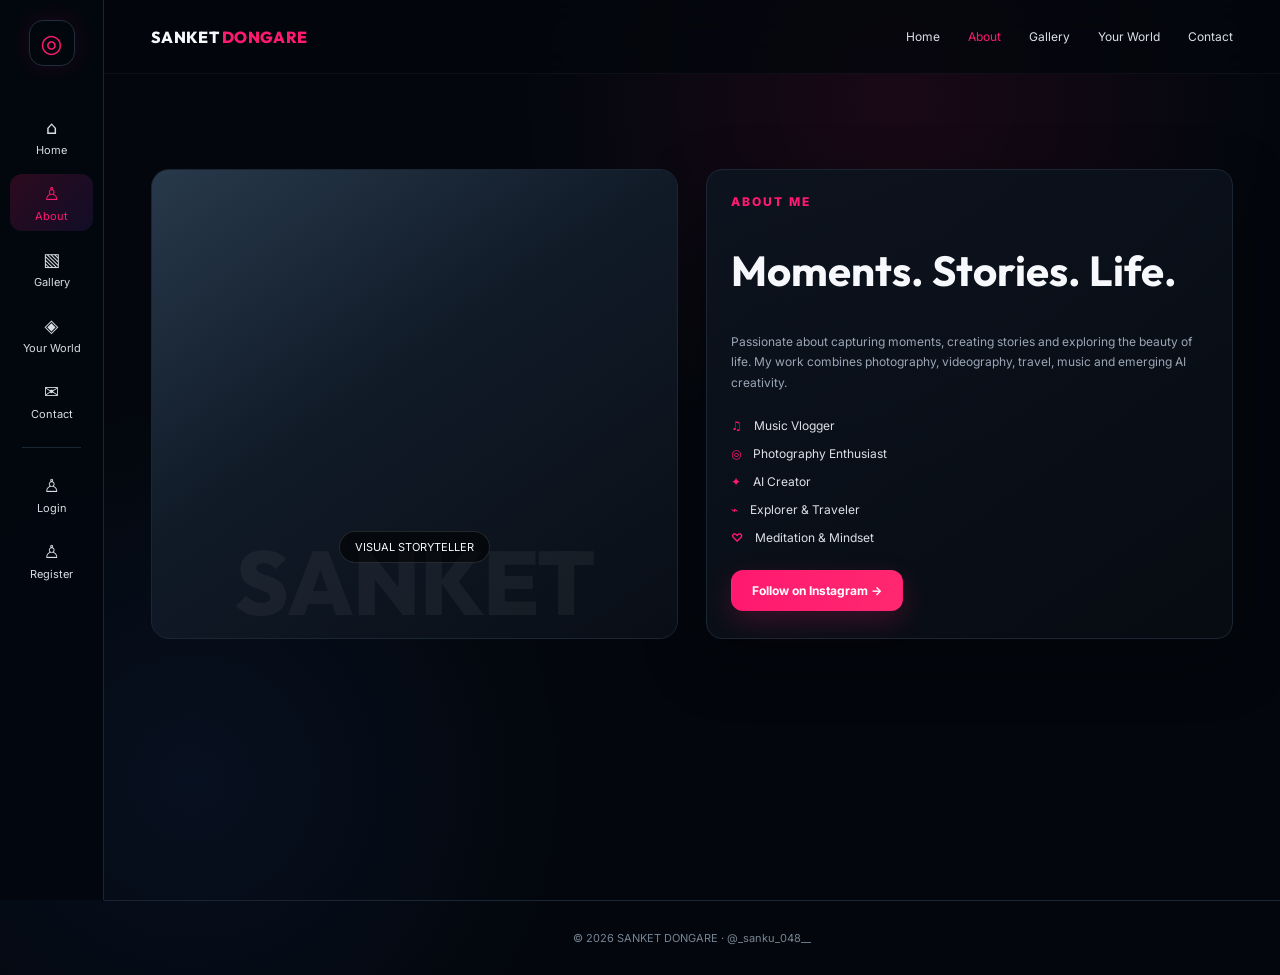
<file: about.html>
<!doctype html><html lang="en"><head><meta charset="utf-8"><meta name="viewport" content="width=device-width,initial-scale=1"><title>About | SANKET DONGARE</title><link rel="stylesheet" href="style.css"></head><body><div class="site-shell"><aside class="sidebar"><a class="side-logo" href="home.html">◎</a><nav class="side-nav"><a data-nav href="home.html"><span>⌂</span><span>Home</span></a><a data-nav href="about.html"><span>♙</span><span>About</span></a><a data-nav href="gallery.html"><span>▧</span><span>Gallery</span></a><a data-nav href="world.html"><span>◈</span><span>Your World</span></a><a data-nav href="contact.html"><span>✉</span><span>Contact</span></a></nav><div class="side-divider"></div><nav class="side-nav"><a data-nav href="login.html"><span>♙</span><span>Login</span></a><a data-nav href="register.html"><span>♙</span><span>Register</span></a></nav></aside><main class="main"><header class="topbar"><a class="brand" href="home.html">SANKET <span>DONGARE</span></a><nav class="desktop-links"><a data-nav href="home.html">Home</a><a data-nav href="about.html">About</a><a data-nav href="gallery.html">Gallery</a><a data-nav href="world.html">Your World</a><a data-nav href="contact.html">Contact</a></nav><button class="menu-toggle">☰</button></header><div class="page"><section class="section"><div class="about-grid"><div class="photo-placeholder"><div class="portrait-label">VISUAL STORYTELLER</div></div><div class="card"><div class="section-kicker">ABOUT <span class="gradient-text">ME</span></div><h2 style="font-family:Outfit;font-size:42px">Moments. Stories. Life.</h2><p class="lead">Passionate about capturing moments, creating stories and exploring the beauty of life. My work combines photography, videography, travel, music and emerging AI creativity.</p><div class="about-list"><div><b>♫</b> Music Vlogger</div><div><b>◎</b> Photography Enthusiast</div><div><b>✦</b> AI Creator</div><div><b>⌁</b> Explorer & Traveler</div><div><b>♡</b> Meditation & Mindset</div></div><a class="btn primary" data-instagram>Follow on Instagram →</a></div></div></section></div></main></div><footer>© 2026 SANKET DONGARE · <span data-handle>@sanku_048_</span></footer><script src="app.js"></script></body></html>
</file>
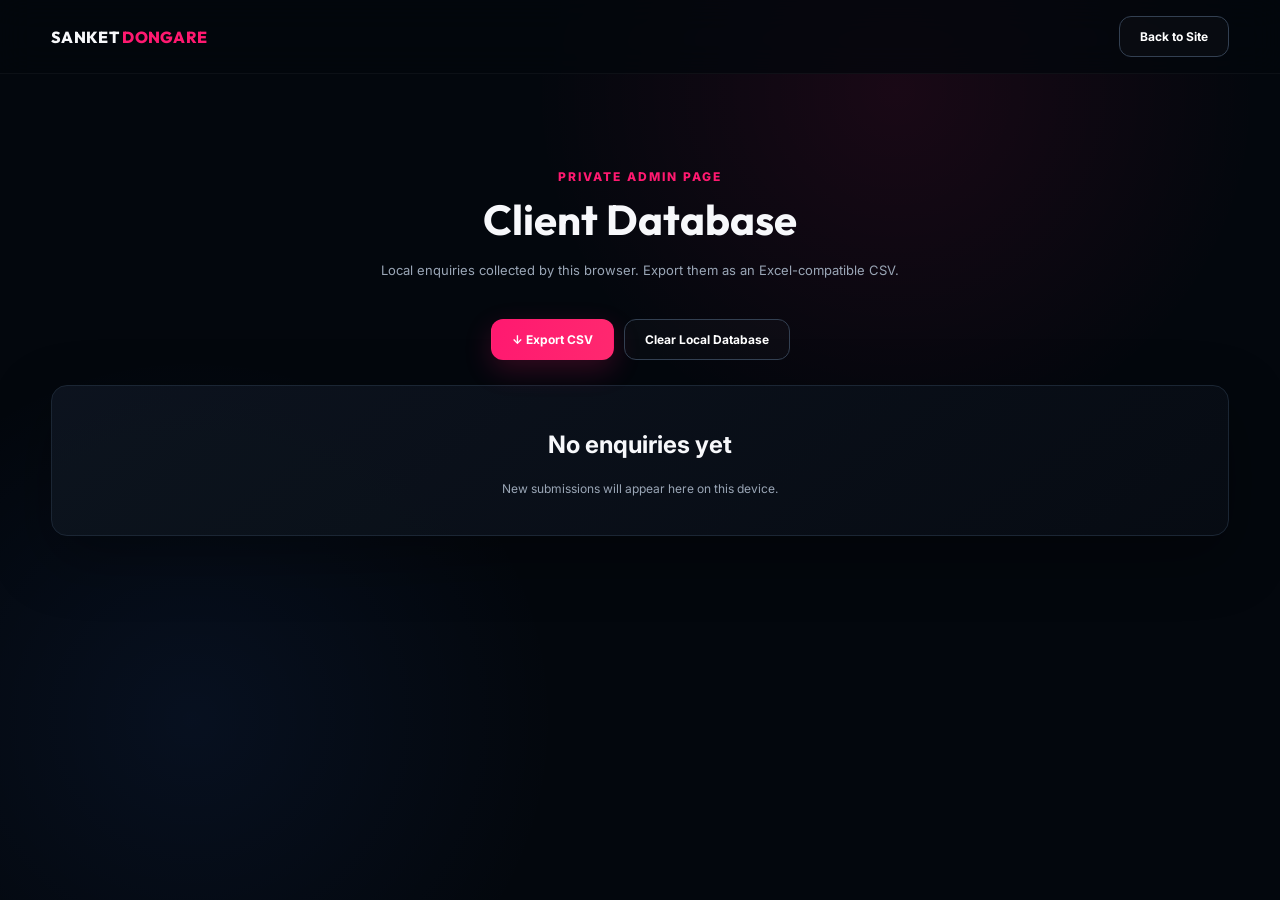
<file: admin.html>
<!doctype html><html lang="en"><head><meta charset="utf-8"><meta name="viewport" content="width=device-width,initial-scale=1"><title>Admin Dashboard | SANKET DONGARE</title><link rel="stylesheet" href="style.css"></head><body><div class="site-shell"><main class="main" style="margin-left:0"><header class="topbar"><a class="brand" href="home.html">SANKET <span>DONGARE</span></a><a class="btn secondary" href="home.html">Back to Site</a></header><div class="page"><section class="section"><div class="section-head"><div class="section-kicker">PRIVATE ADMIN PAGE</div><h2>Client Database</h2><p>Local enquiries collected by this browser. Export them as an Excel-compatible CSV.</p></div><div class="admin-tools"><button class="btn primary" id="export">↓ Export CSV</button><button class="btn secondary" id="clear">Clear Local Database</button></div><div id="tableWrap" style="margin-top:25px"></div></section></div></main></div><script src="app.js"></script><script>
const key='sanket_enquiries';function load(){const data=JSON.parse(localStorage.getItem(key)||'[]'),wrap=document.getElementById('tableWrap');if(!data.length){wrap.innerHTML='<div class="card" style="text-align:center"><h2>No enquiries yet</h2><p>New submissions will appear here on this device.</p></div>';return}const cols=['id','createdAt','name','email','phone','type','budget','date','message','instagram'];let html='<div class="table-scroll"><table><thead><tr>'+cols.map(c=>'<th>'+c+'</th>').join('')+'</tr></thead><tbody>';data.forEach(r=>html+='<tr>'+cols.map(c=>'<td>'+String(r[c]??'').replace(/[&<>\"]/g,x=>({'&':'&amp;','<':'&lt;','>':'&gt;','"':'&quot;'}[x]))+'</td>').join('')+'</tr>');wrap.innerHTML=html+'</tbody></table></div>'}document.getElementById('export').onclick=()=>{const data=JSON.parse(localStorage.getItem(key)||'[]');if(!data.length)return alert('No enquiries to export.');const cols=['id','createdAt','name','email','phone','type','budget','date','message','instagram'],esc=v=>'"'+String(v??'').replaceAll('"','""')+'"',csv=[cols.map(esc).join(','),...data.map(r=>cols.map(c=>esc(r[c])).join(','))].join('\n'),a=document.createElement('a');a.href=URL.createObjectURL(new Blob([csv],{type:'text/csv;charset=utf-8'}));a.download='sanket_enquiries.csv';a.click()};document.getElementById('clear').onclick=()=>{if(confirm('Delete all locally stored enquiries?')){localStorage.removeItem(key);load()}};load();</script></body></html>
</file>
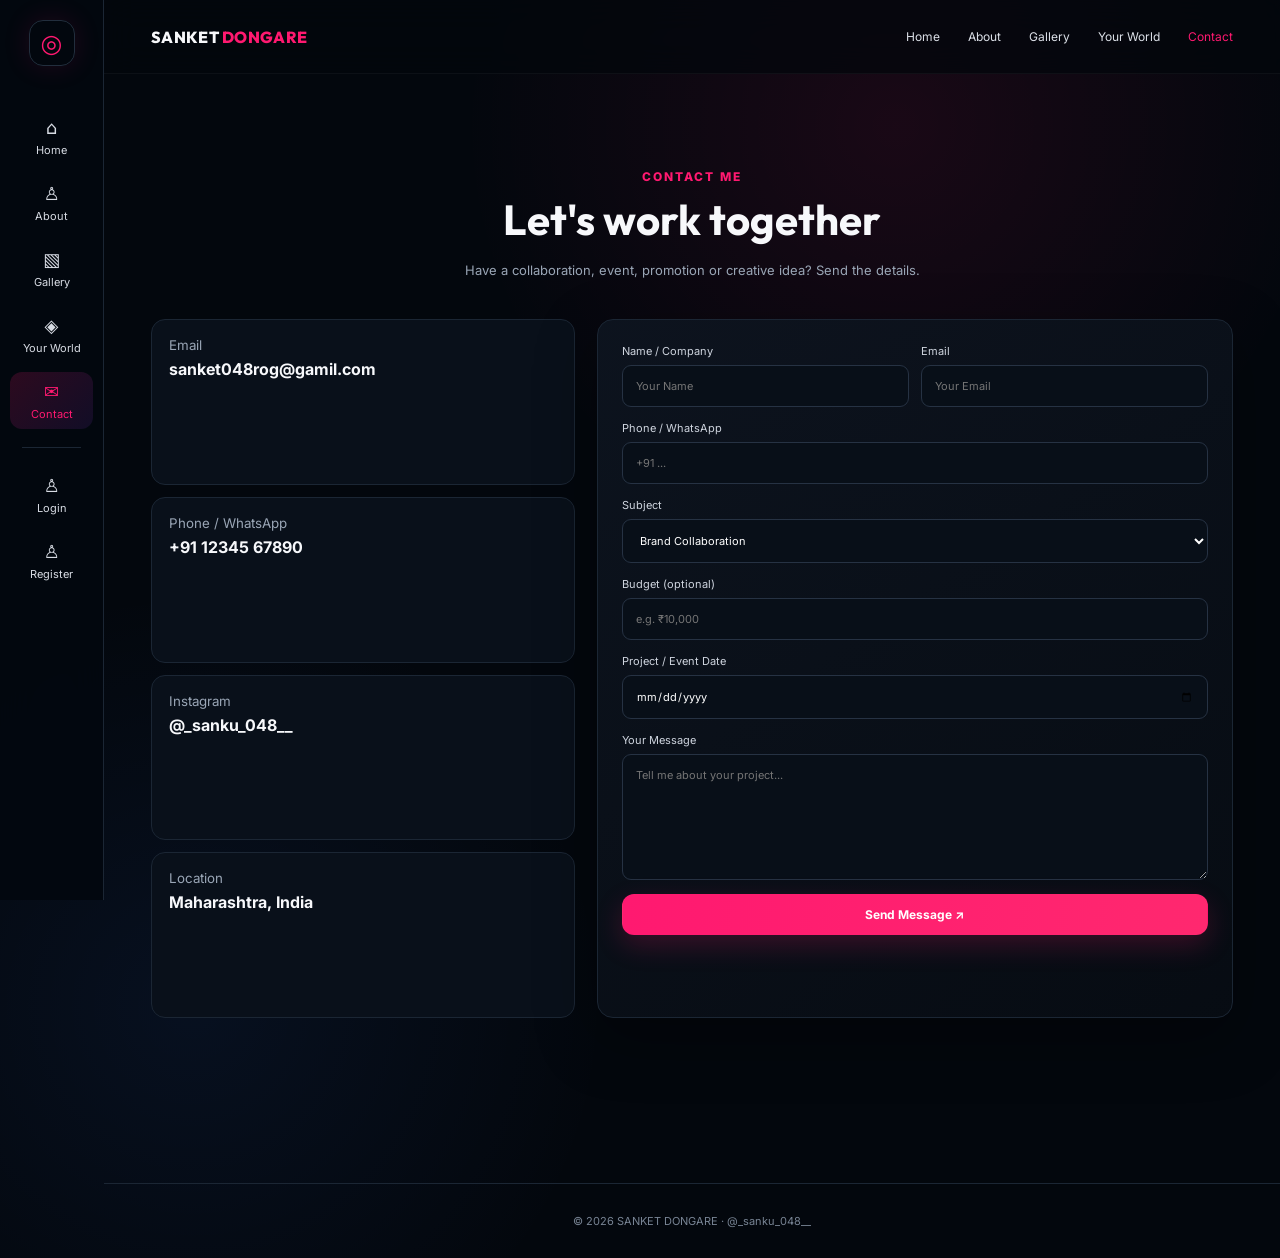
<file: contact.html>
<!doctype html><html lang="en"><head><meta charset="utf-8"><meta name="viewport" content="width=device-width,initial-scale=1"><title>Contact | SANKET DONGARE</title><link rel="stylesheet" href="style.css"></head><body><div class="site-shell"><aside class="sidebar"><a class="side-logo" href="home.html">◎</a><nav class="side-nav"><a data-nav href="home.html"><span>⌂</span><span>Home</span></a><a data-nav href="about.html"><span>♙</span><span>About</span></a><a data-nav href="gallery.html"><span>▧</span><span>Gallery</span></a><a data-nav href="world.html"><span>◈</span><span>Your World</span></a><a data-nav href="contact.html"><span>✉</span><span>Contact</span></a></nav><div class="side-divider"></div><nav class="side-nav"><a href="login.html"><span>♙</span><span>Login</span></a><a href="register.html"><span>♙</span><span>Register</span></a></nav></aside><main class="main"><header class="topbar"><a class="brand" href="home.html">SANKET <span>DONGARE</span></a><nav class="desktop-links"><a data-nav href="home.html">Home</a><a data-nav href="about.html">About</a><a data-nav href="gallery.html">Gallery</a><a data-nav href="world.html">Your World</a><a data-nav href="contact.html">Contact</a></nav><button class="menu-toggle">☰</button></header><div class="page"><section class="section"><div class="section-head"><div class="section-kicker">CONTACT ME</div><h2>Let's work together</h2><p>Have a collaboration, event, promotion or creative idea? Send the details.</p></div><div class="form-layout"><div class="contact-info"><div class="contact-row"><small>Email</small><b>sanket048rog@gamil.com</b></div><div class="contact-row"><small>Phone / WhatsApp</small><b>+91 12345 67890</b></div><div class="contact-row"><small>Instagram</small><b data-handle>@sanku_048_</b></div><div class="contact-row"><small>Location</small><b>Maharashtra, India</b></div></div><form id="enquiryForm" class="card form-card"><div class="row"><label>Name / Company<input required name="name" placeholder="Your Name"></label><label>Email<input required type="email" name="email" placeholder="Your Email"></label></div><label>Phone / WhatsApp<input name="phone" placeholder="+91 ..."></label><label>Subject<select name="type"><option>Brand Collaboration</option><option>Product Promotion</option><option>Instagram Post</option><option>Instagram Reel</option><option>Instagram Story</option><option>Event Promotion</option><option>Other</option></select></label><label>Budget (optional)<input name="budget" placeholder="e.g. ₹10,000"></label><label>Project / Event Date<input type="date" name="date"></label><label>Your Message<textarea required name="message" rows="7" placeholder="Tell me about your project..."></textarea></label><button class="btn primary" type="submit">Send Message ↗</button><p id="formStatus" class="status"></p></form></div></section></div></main></div><footer>© 2026 SANKET DONGARE · <span data-handle>@sanku_048_</span></footer><script src="app.js"></script></body></html>
</file>
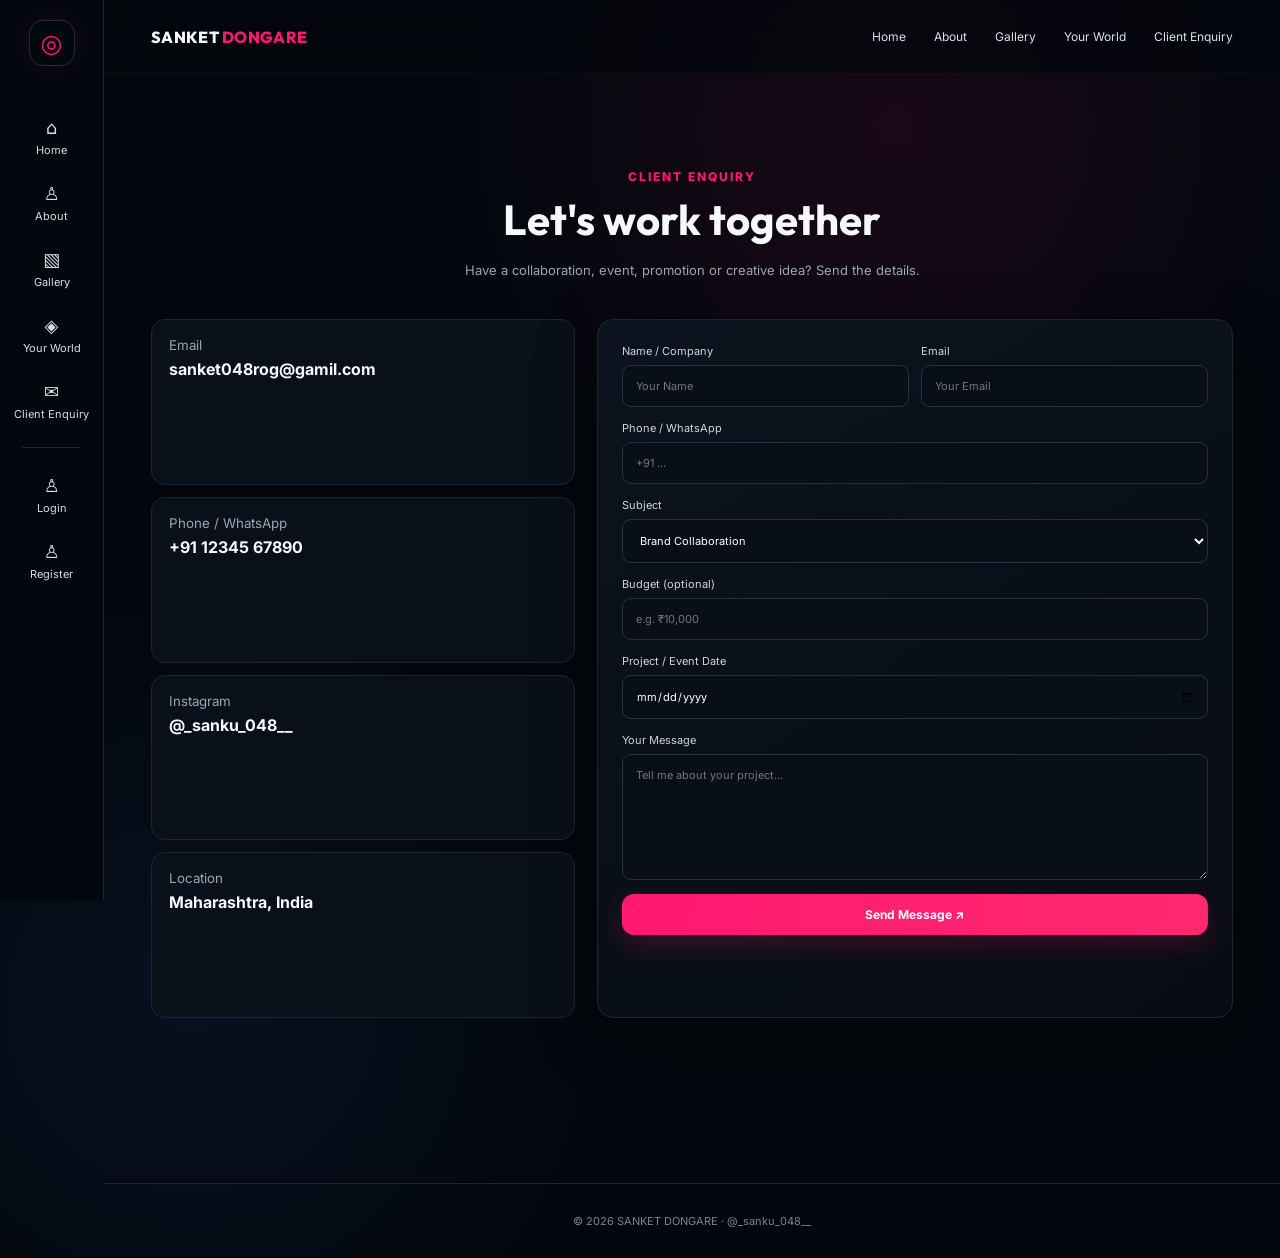
<file: enquiry.html>
<!doctype html><html lang="en"><head><meta charset="utf-8"><meta name="viewport" content="width=device-width,initial-scale=1"><title>Client Enquiry | SANKET DONGARE</title><link rel="stylesheet" href="style.css"></head><body><div class="site-shell"><aside class="sidebar"><a class="side-logo" href="home.html">◎</a><nav class="side-nav"><a data-nav href="home.html"><span>⌂</span><span>Home</span></a><a data-nav href="about.html"><span>♙</span><span>About</span></a><a data-nav href="gallery.html"><span>▧</span><span>Gallery</span></a><a data-nav href="world.html"><span>◈</span><span>Your World</span></a><a data-nav href="contact.html"><span>✉</span><span>Client Enquiry</span></a></nav><div class="side-divider"></div><nav class="side-nav"><a href="login.html"><span>♙</span><span>Login</span></a><a href="register.html"><span>♙</span><span>Register</span></a></nav></aside><main class="main"><header class="topbar"><a class="brand" href="home.html">SANKET <span>DONGARE</span></a><nav class="desktop-links"><a data-nav href="home.html">Home</a><a data-nav href="about.html">About</a><a data-nav href="gallery.html">Gallery</a><a data-nav href="world.html">Your World</a><a data-nav href="contact.html">Client Enquiry</a></nav><button class="menu-toggle">☰</button></header><div class="page"><section class="section"><div class="section-head"><div class="section-kicker">CLIENT ENQUIRY</div><h2>Let's work together</h2><p>Have a collaboration, event, promotion or creative idea? Send the details.</p></div><div class="form-layout"><div class="contact-info"><div class="contact-row"><small>Email</small><b>sanket048rog@gamil.com</b></div><div class="contact-row"><small>Phone / WhatsApp</small><b>+91 12345 67890</b></div><div class="contact-row"><small>Instagram</small><b data-handle>@sanku_048_</b></div><div class="contact-row"><small>Location</small><b>Maharashtra, India</b></div></div><form id="enquiryForm" class="card form-card"><div class="row"><label>Name / Company<input required name="name" placeholder="Your Name"></label><label>Email<input required type="email" name="email" placeholder="Your Email"></label></div><label>Phone / WhatsApp<input name="phone" placeholder="+91 ..."></label><label>Subject<select name="type"><option>Brand Collaboration</option><option>Product Promotion</option><option>Instagram Post</option><option>Instagram Reel</option><option>Instagram Story</option><option>Event Promotion</option><option>Other</option></select></label><label>Budget (optional)<input name="budget" placeholder="e.g. ₹10,000"></label><label>Project / Event Date<input type="date" name="date"></label><label>Your Message<textarea required name="message" rows="7" placeholder="Tell me about your project..."></textarea></label><button class="btn primary" type="submit">Send Message ↗</button><p id="formStatus" class="status"></p></form></div></section></div></main></div><footer>© 2026 SANKET DONGARE · <span data-handle>@sanku_048_</span></footer><script src="app.js"></script></body></html>
</file>
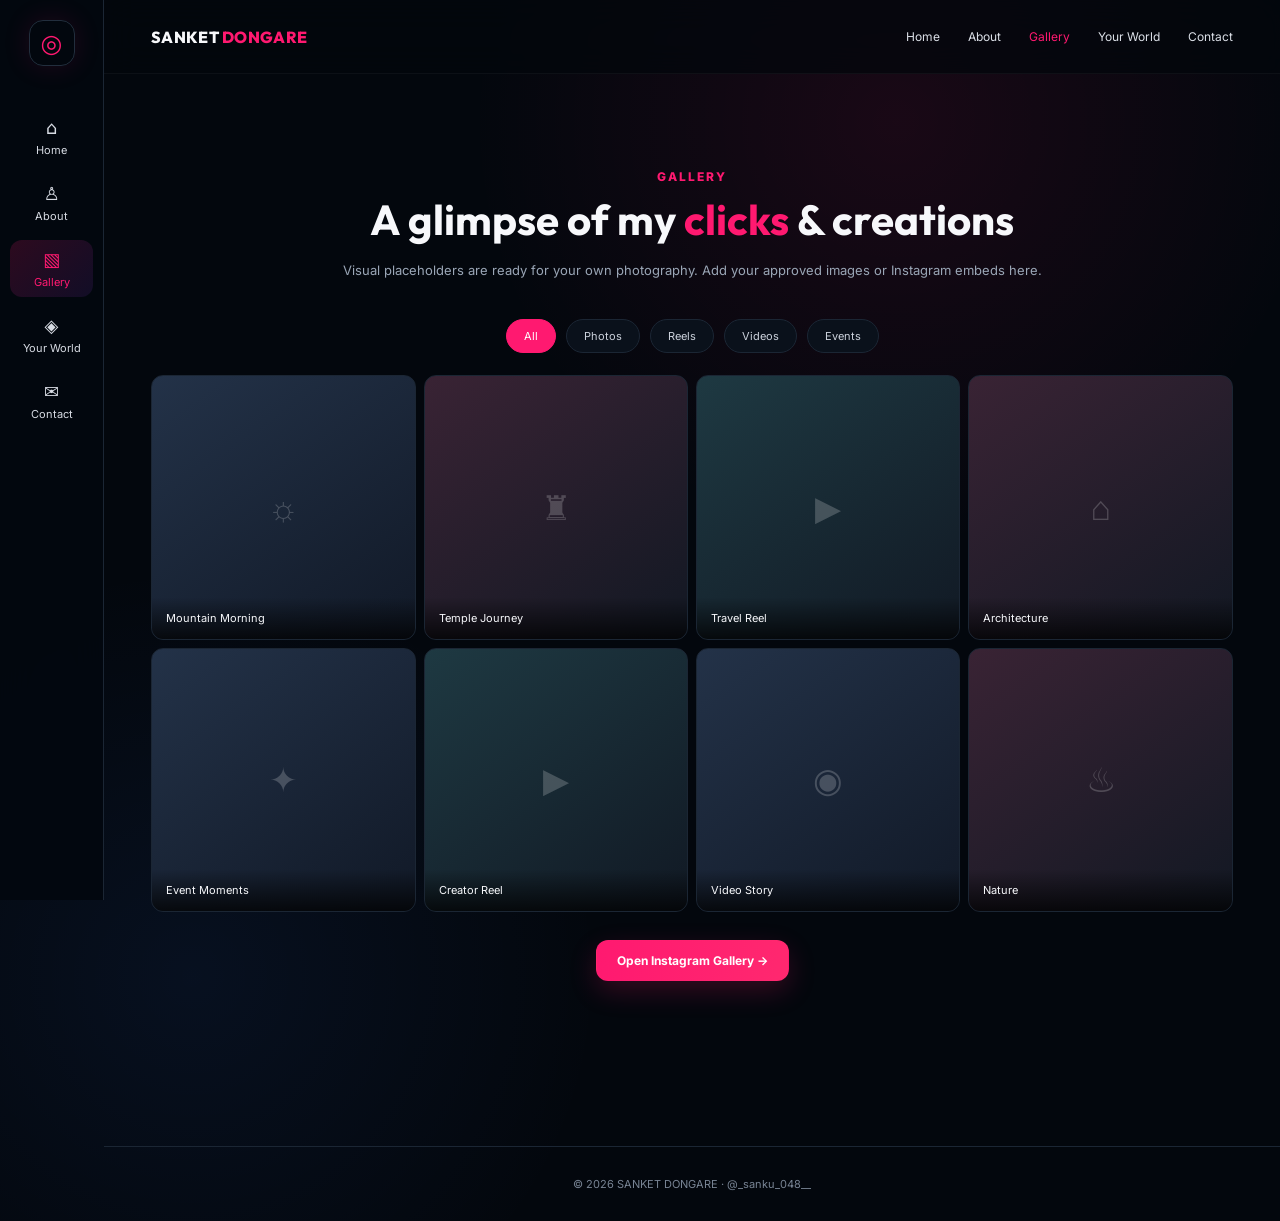
<file: gallery.html>
<!doctype html><html lang="en"><head><meta charset="utf-8"><meta name="viewport" content="width=device-width,initial-scale=1"><title>Gallery | SANKET DONGARE</title><link rel="stylesheet" href="style.css"></head><body><div class="site-shell"><aside class="sidebar"><a class="side-logo" href="home.html">◎</a><nav class="side-nav"><a data-nav href="home.html"><span>⌂</span><span>Home</span></a><a data-nav href="about.html"><span>♙</span><span>About</span></a><a data-nav href="gallery.html"><span>▧</span><span>Gallery</span></a><a data-nav href="world.html"><span>◈</span><span>Your World</span></a><a data-nav href="contact.html"><span>✉</span><span>Contact</span></a></nav></aside><main class="main"><header class="topbar"><a class="brand" href="home.html">SANKET <span>DONGARE</span></a><nav class="desktop-links"><a data-nav href="home.html">Home</a><a data-nav href="about.html">About</a><a data-nav href="gallery.html">Gallery</a><a data-nav href="world.html">Your World</a><a data-nav href="contact.html">Contact</a></nav><button class="menu-toggle">☰</button></header><div class="page"><section class="section"><div class="section-head"><div class="section-kicker">GALLERY</div><h2>A glimpse of my <span class="gradient-text">clicks</span> & creations</h2><p>Visual placeholders are ready for your own photography. Add your approved images or Instagram embeds here.</p></div><div class="gallery-filter"><button class="filter-btn active" data-filter="all">All</button><button class="filter-btn" data-filter="photos">Photos</button><button class="filter-btn" data-filter="reels">Reels</button><button class="filter-btn" data-filter="videos">Videos</button><button class="filter-btn" data-filter="events">Events</button></div><div class="gallery-grid"><div class="gallery-item" data-category="photos"><div class="fake-scene">☼</div><div class="overlay">Mountain Morning</div></div><div class="gallery-item" data-category="photos"><div class="fake-scene">♜</div><div class="overlay">Temple Journey</div></div><div class="gallery-item" data-category="reels"><div class="fake-scene">▶</div><div class="overlay">Travel Reel</div></div><div class="gallery-item" data-category="photos"><div class="fake-scene">⌂</div><div class="overlay">Architecture</div></div><div class="gallery-item" data-category="events"><div class="fake-scene">✦</div><div class="overlay">Event Moments</div></div><div class="gallery-item" data-category="reels"><div class="fake-scene">▶</div><div class="overlay">Creator Reel</div></div><div class="gallery-item" data-category="videos"><div class="fake-scene">◉</div><div class="overlay">Video Story</div></div><div class="gallery-item" data-category="photos"><div class="fake-scene">♨</div><div class="overlay">Nature</div></div></div><div style="text-align:center;margin-top:28px"><a class="btn primary" data-instagram>Open Instagram Gallery →</a></div></section></div></main></div><footer>© 2026 SANKET DONGARE · <span data-handle>@sanku_048_</span></footer><script src="app.js"></script></body></html>
</file>
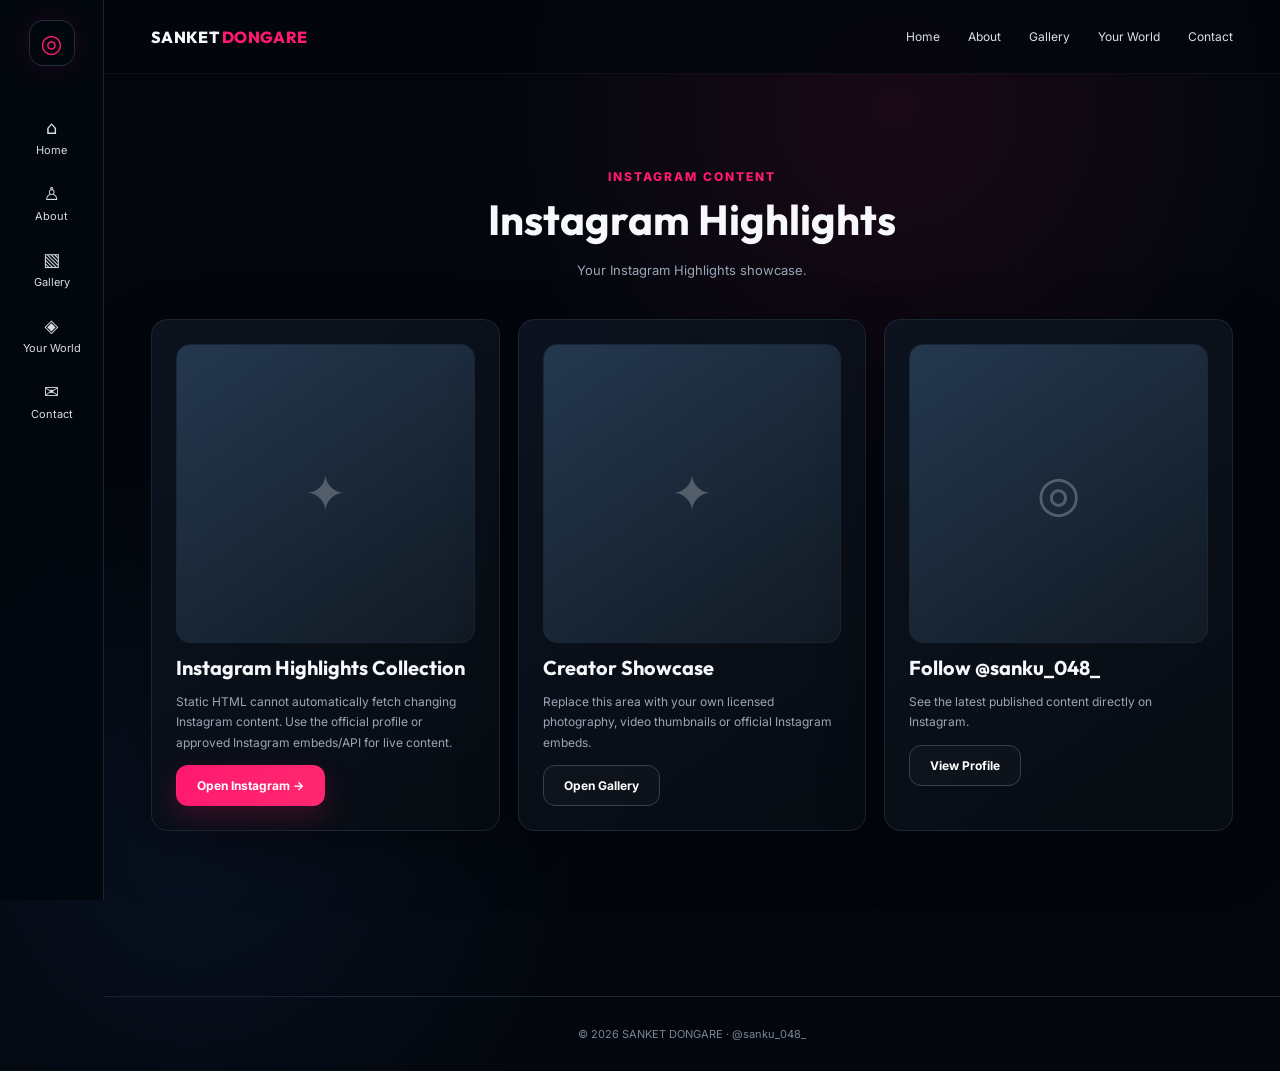
<file: highlights.html>
<!doctype html><html lang="en"><head><meta charset="utf-8"><meta name="viewport" content="width=device-width,initial-scale=1"><title>Instagram Highlights | SANKET DONGARE</title><link rel="stylesheet" href="style.css"></head><body><div class="site-shell"><aside class="sidebar"><a class="side-logo" href="home.html">◎</a><nav class="side-nav"><a href="home.html"><span>⌂</span><span>Home</span></a><a href="about.html"><span>♙</span><span>About</span></a><a href="gallery.html"><span>▧</span><span>Gallery</span></a><a href="world.html"><span>◈</span><span>Your World</span></a><a href="contact.html"><span>✉</span><span>Contact</span></a></nav></aside><main class="main"><header class="topbar"><a class="brand" href="home.html">SANKET <span>DONGARE</span></a><nav class="desktop-links"><a href="home.html">Home</a><a href="about.html">About</a><a href="gallery.html">Gallery</a><a href="world.html">Your World</a><a href="contact.html">Contact</a></nav><button class="menu-toggle">☰</button></header><div class="page"><section class="section"><div class="section-head"><div class="section-kicker">INSTAGRAM CONTENT</div><h2>Instagram Highlights</h2><p>Your Instagram Highlights showcase.</p></div><div class="cards three"><article class="card"><div class="media-placeholder">✦</div><h3>Instagram Highlights Collection</h3><p>Static HTML cannot automatically fetch changing Instagram content. Use the official profile or approved Instagram embeds/API for live content.</p><a class="btn primary" data-instagram>Open Instagram →</a></article><article class="card"><div class="media-placeholder">✦</div><h3>Creator Showcase</h3><p>Replace this area with your own licensed photography, video thumbnails or official Instagram embeds.</p><a class="btn secondary" href="gallery.html">Open Gallery</a></article><article class="card"><div class="media-placeholder">◎</div><h3>Follow @sanku_048_</h3><p>See the latest published content directly on Instagram.</p><a class="btn secondary" data-instagram>View Profile</a></article></div></section></div></main></div><footer>© 2026 SANKET DONGARE · @sanku_048_</footer><script src="app.js"></script></body></html>
</file>
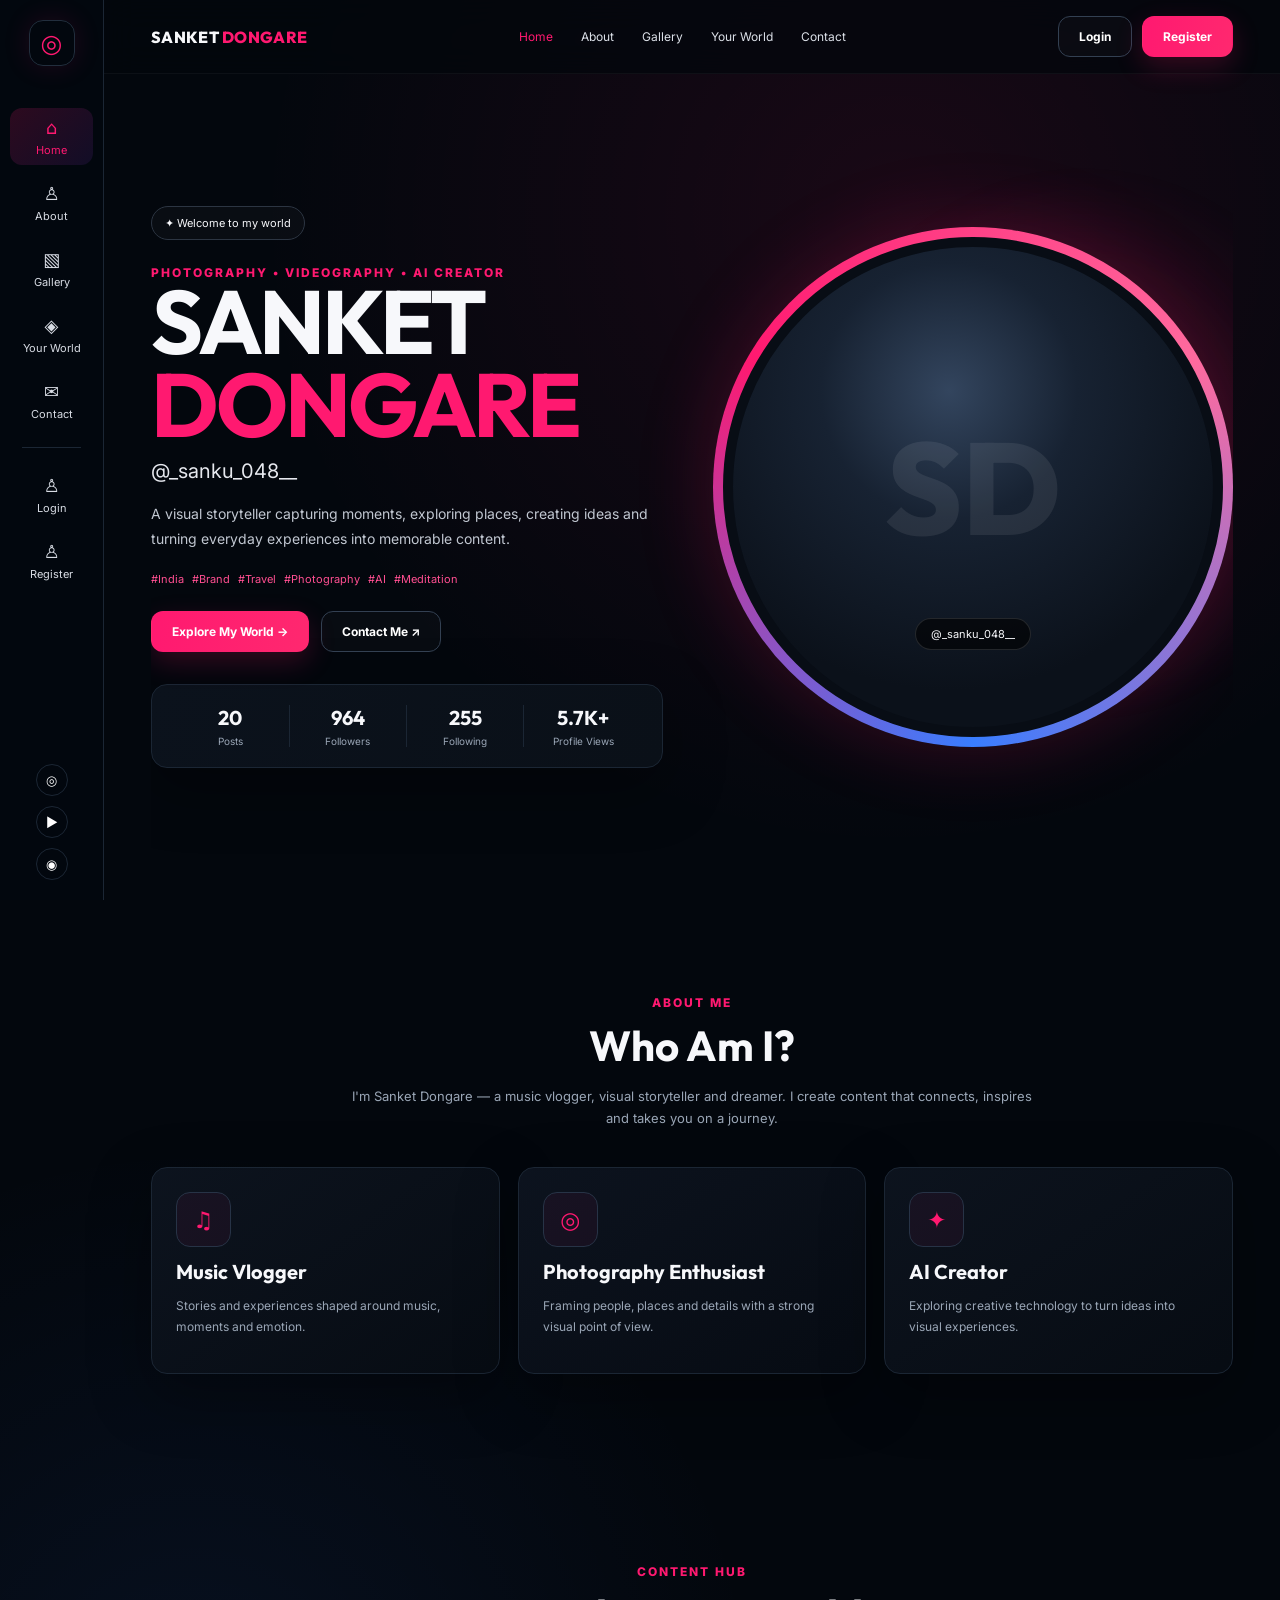
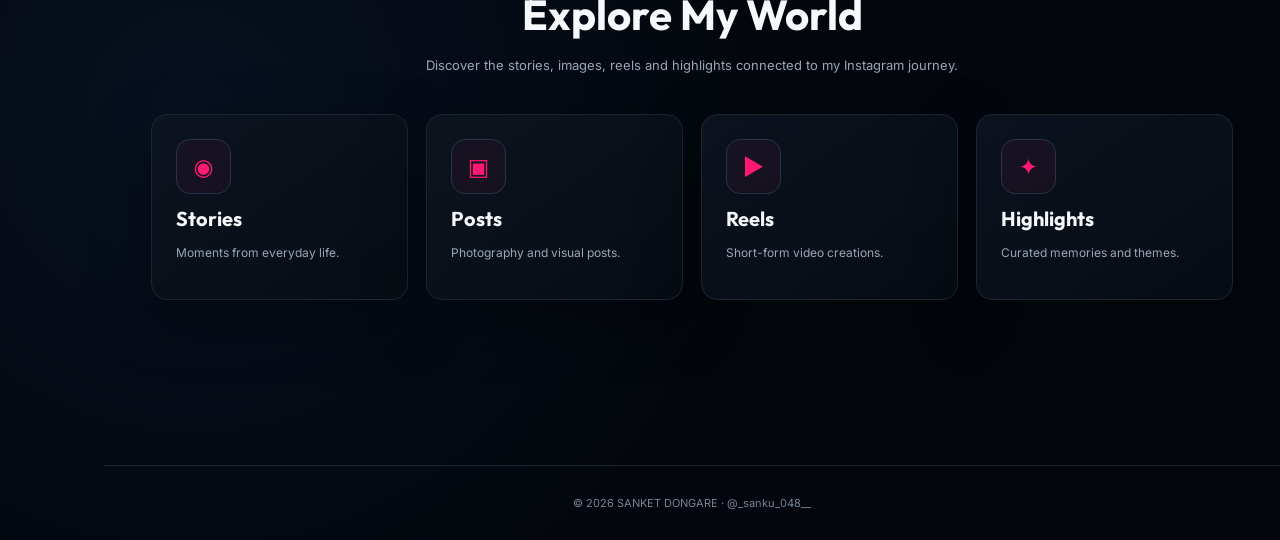
<file: home.html>
<!doctype html><html lang="en"><head><meta charset="utf-8"><meta name="viewport" content="width=device-width,initial-scale=1"><title>SANKET DONGARE | Creator Portfolio</title><meta name="description" content="Sanket Dongare — photography, videography, AI creativity, travel and Instagram collaborations."><link rel="stylesheet" href="style.css"></head><body><div class="site-shell">
<aside class="sidebar"><a class="side-logo" href="home.html" aria-label="Home">◎</a><nav class="side-nav"><a data-nav href="home.html"><span>⌂</span><span>Home</span></a><a data-nav href="about.html"><span>♙</span><span>About</span></a><a data-nav href="gallery.html"><span>▧</span><span>Gallery</span></a><a data-nav href="world.html"><span>◈</span><span>Your World</span></a><a data-nav href="contact.html"><span>✉</span><span>Contact</span></a></nav><div class="side-divider"></div><nav class="side-nav"><a data-nav href="login.html"><span>♙</span><span>Login</span></a><a data-nav href="register.html"><span>♙</span><span>Register</span></a></nav><div class="side-bottom"><a class="social-dot" data-instagram>◎</a><a class="social-dot" data-instagram>▶</a><a class="social-dot" data-instagram>◉</a></div></aside>
<main class="main"><header class="topbar"><a class="brand" href="home.html">SANKET <span>DONGARE</span></a><nav class="desktop-links"><a data-nav href="home.html">Home</a><a data-nav href="about.html">About</a><a data-nav href="gallery.html">Gallery</a><a data-nav href="world.html">Your World</a><a data-nav href="contact.html">Contact</a></nav><div class="top-actions"><a class="btn secondary" href="login.html">Login</a><a class="btn primary" href="register.html">Register</a><button class="menu-toggle" aria-label="Menu">☰</button></div></header>
<div class="page"><section class="hero"><div class="hero-copy"><div class="welcome">✦ Welcome to my world</div><div class="eyebrow">PHOTOGRAPHY • VIDEOGRAPHY • AI CREATOR</div><h1>SANKET<br><span>DONGARE</span></h1><p class="handle" data-handle>@sanku_048_</p><p class="lead">A visual storyteller capturing moments, exploring places, creating ideas and turning everyday experiences into memorable content.</p><div class="tags"><span class="tag">#India</span><span class="tag">#Brand</span><span class="tag">#Travel</span><span class="tag">#Photography</span><span class="tag">#AI</span><span class="tag">#Meditation</span></div><div class="actions"><a class="btn primary" href="gallery.html">Explore My World →</a><a class="btn secondary" href="contact.html">Contact Me ↗</a></div><div class="stats"><div class="stat"><strong>20</strong><span>Posts</span></div><div class="stat"><strong>964</strong><span>Followers</span></div><div class="stat"><strong>255</strong><span>Following</span></div><div class="stat"><strong>5.7K+</strong><span>Profile Views</span></div></div></div><div class="hero-visual"><div class="portrait-ring"><div class="portrait"><div class="portrait-label" data-handle>@sanku_048_</div></div></div></div></section>
<section class="section"><div class="section-head"><div class="section-kicker">ABOUT ME</div><h2>Who Am I?</h2><p>I'm Sanket Dongare — a music vlogger, visual storyteller and dreamer. I create content that connects, inspires and takes you on a journey.</p></div><div class="cards three"><article class="card"><div class="icon-box">♫</div><h3>Music Vlogger</h3><p>Stories and experiences shaped around music, moments and emotion.</p></article><article class="card"><div class="icon-box">◎</div><h3>Photography Enthusiast</h3><p>Framing people, places and details with a strong visual point of view.</p></article><article class="card"><div class="icon-box">✦</div><h3>AI Creator</h3><p>Exploring creative technology to turn ideas into visual experiences.</p></article></div></section>
<section class="section"><div class="section-head"><div class="section-kicker">CONTENT HUB</div><h2>Explore My World</h2><p>Discover the stories, images, reels and highlights connected to my Instagram journey.</p></div><div class="cards four"><a class="card" href="stories.html"><div class="icon-box">◉</div><h3>Stories</h3><p>Moments from everyday life.</p></a><a class="card" href="posts.html"><div class="icon-box">▣</div><h3>Posts</h3><p>Photography and visual posts.</p></a><a class="card" href="reels.html"><div class="icon-box">▶</div><h3>Reels</h3><p>Short-form video creations.</p></a><a class="card" href="highlights.html"><div class="icon-box">✦</div><h3>Highlights</h3><p>Curated memories and themes.</p></a></div></section></div></main></div><footer>© 2026 SANKET DONGARE · <span data-handle>@sanku_048_</span></footer><script src="app.js"></script></body></html>
</file>
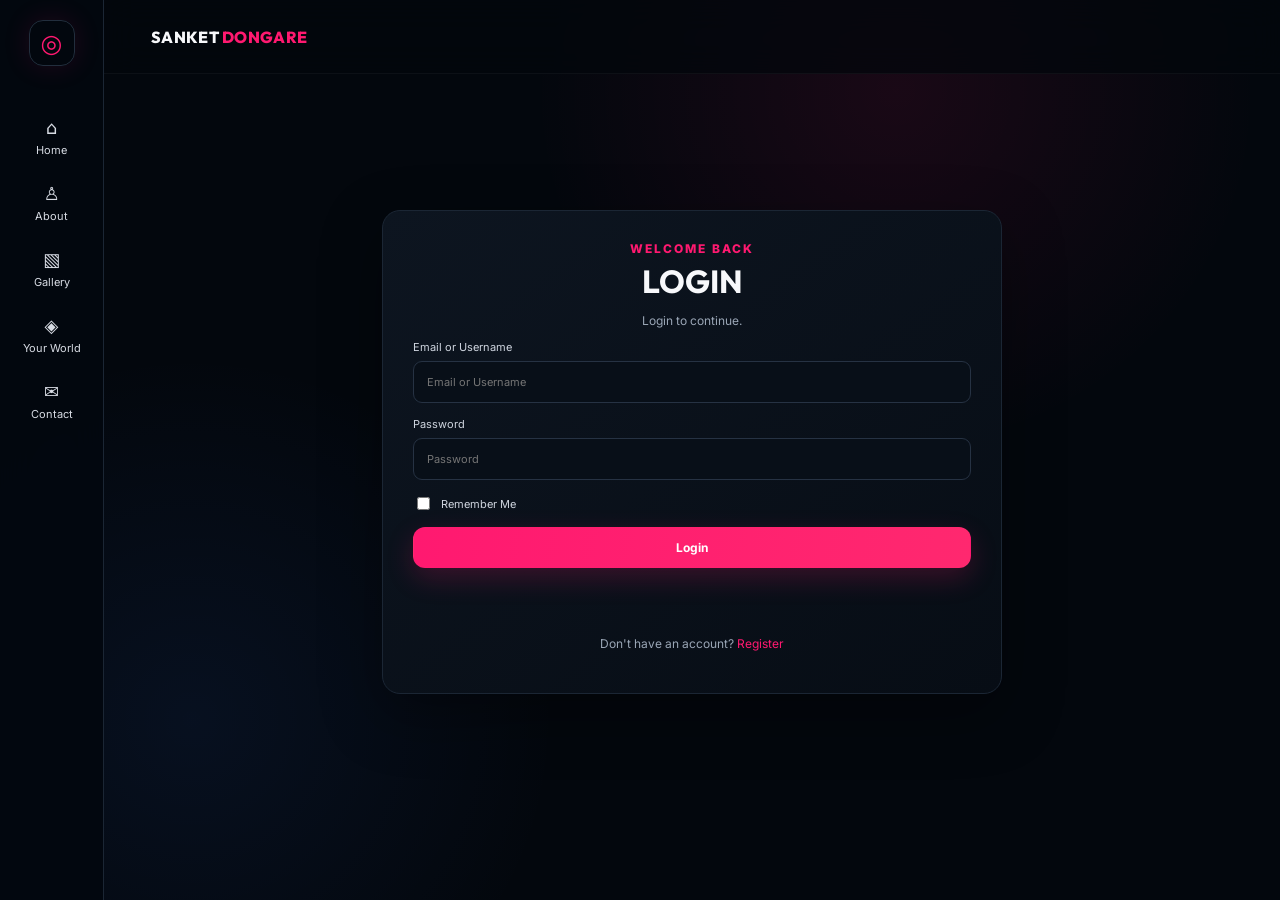
<file: login.html>
<!doctype html><html lang="en"><head><meta charset="utf-8"><meta name="viewport" content="width=device-width,initial-scale=1"><title>Login | SANKET DONGARE</title><link rel="stylesheet" href="style.css"></head><body><div class="site-shell"><aside class="sidebar"><a class="side-logo" href="home.html">◎</a><nav class="side-nav"><a href="home.html"><span>⌂</span><span>Home</span></a><a href="about.html"><span>♙</span><span>About</span></a><a href="gallery.html"><span>▧</span><span>Gallery</span></a><a href="world.html"><span>◈</span><span>Your World</span></a><a href="contact.html"><span>✉</span><span>Contact</span></a></nav></aside><main class="main"><header class="topbar"><a class="brand" href="home.html">SANKET <span>DONGARE</span></a><button class="menu-toggle">☰</button></header><div class="page auth-wrap"><div class="auth-card"><div class="section-kicker" style="text-align:center">WELCOME BACK</div><h1>LOGIN</h1><p>Login to continue.</p><form id="loginForm" class="form-card"><label>Email or Username<input required name="identity" placeholder="Email or Username"></label><label>Password<input required type="password" name="password" placeholder="Password"></label><label style="display:flex;flex-direction:row;align-items:center;gap:8px"><input type="checkbox" style="width:auto"> Remember Me</label><button class="btn primary" type="submit">Login</button><p id="loginStatus" class="status"></p></form><p>Don't have an account? <a class="gradient-text" href="register.html">Register</a></p></div></div></main></div><script src="app.js"></script></body></html>
</file>
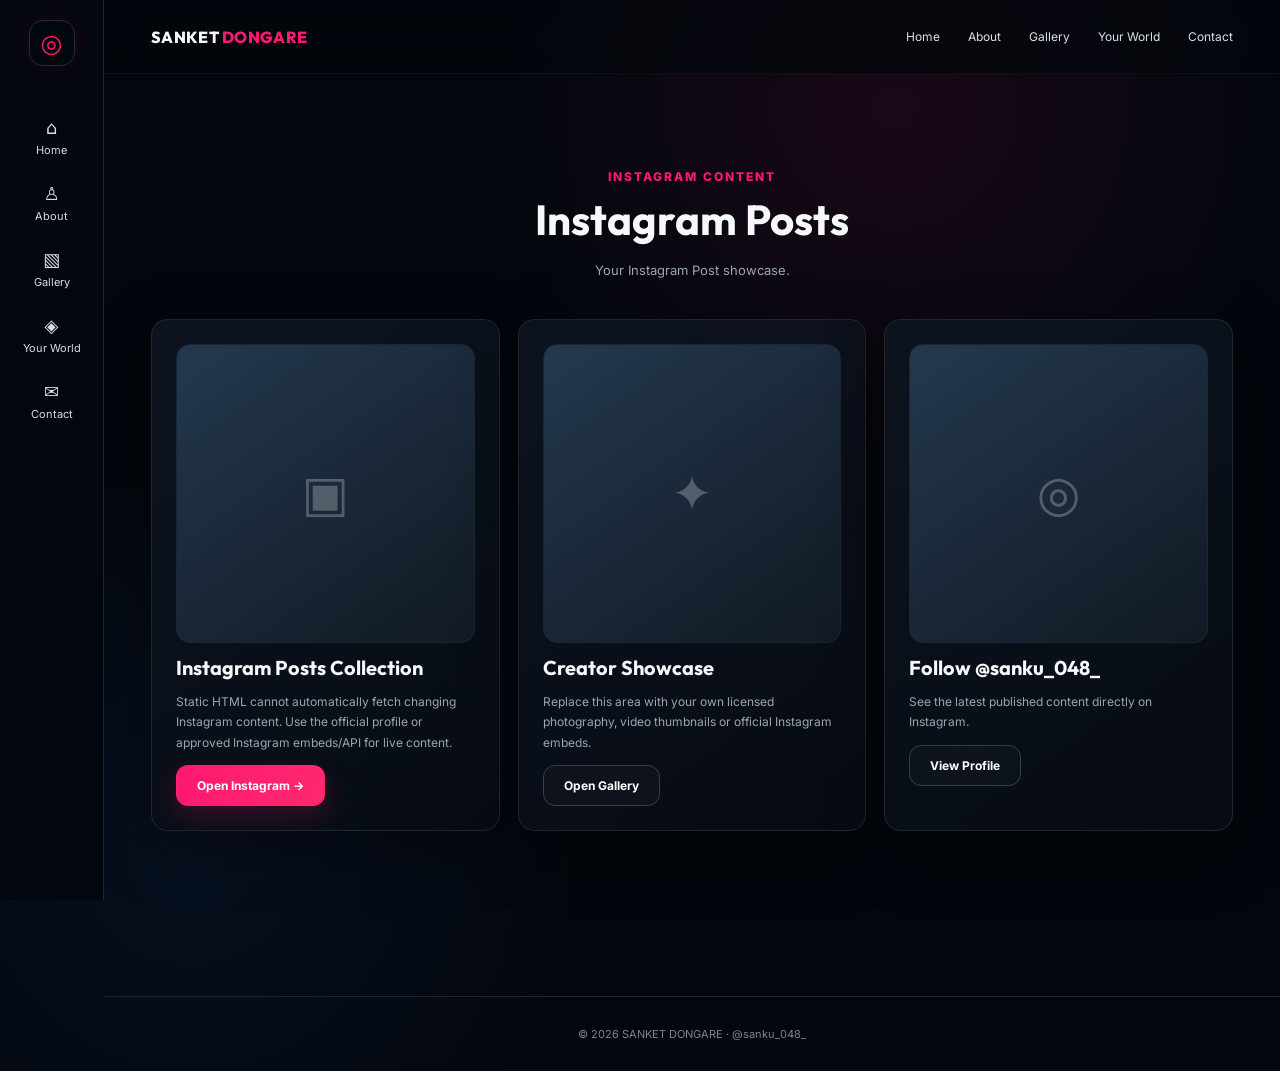
<file: posts.html>
<!doctype html><html lang="en"><head><meta charset="utf-8"><meta name="viewport" content="width=device-width,initial-scale=1"><title>Instagram Posts | SANKET DONGARE</title><link rel="stylesheet" href="style.css"></head><body><div class="site-shell"><aside class="sidebar"><a class="side-logo" href="home.html">◎</a><nav class="side-nav"><a href="home.html"><span>⌂</span><span>Home</span></a><a href="about.html"><span>♙</span><span>About</span></a><a href="gallery.html"><span>▧</span><span>Gallery</span></a><a href="world.html"><span>◈</span><span>Your World</span></a><a href="contact.html"><span>✉</span><span>Contact</span></a></nav></aside><main class="main"><header class="topbar"><a class="brand" href="home.html">SANKET <span>DONGARE</span></a><nav class="desktop-links"><a href="home.html">Home</a><a href="about.html">About</a><a href="gallery.html">Gallery</a><a href="world.html">Your World</a><a href="contact.html">Contact</a></nav><button class="menu-toggle">☰</button></header><div class="page"><section class="section"><div class="section-head"><div class="section-kicker">INSTAGRAM CONTENT</div><h2>Instagram Posts</h2><p>Your Instagram Post showcase.</p></div><div class="cards three"><article class="card"><div class="media-placeholder">▣</div><h3>Instagram Posts Collection</h3><p>Static HTML cannot automatically fetch changing Instagram content. Use the official profile or approved Instagram embeds/API for live content.</p><a class="btn primary" data-instagram>Open Instagram →</a></article><article class="card"><div class="media-placeholder">✦</div><h3>Creator Showcase</h3><p>Replace this area with your own licensed photography, video thumbnails or official Instagram embeds.</p><a class="btn secondary" href="gallery.html">Open Gallery</a></article><article class="card"><div class="media-placeholder">◎</div><h3>Follow @sanku_048_</h3><p>See the latest published content directly on Instagram.</p><a class="btn secondary" data-instagram>View Profile</a></article></div></section></div></main></div><footer>© 2026 SANKET DONGARE · @sanku_048_</footer><script src="app.js"></script></body></html>
</file>
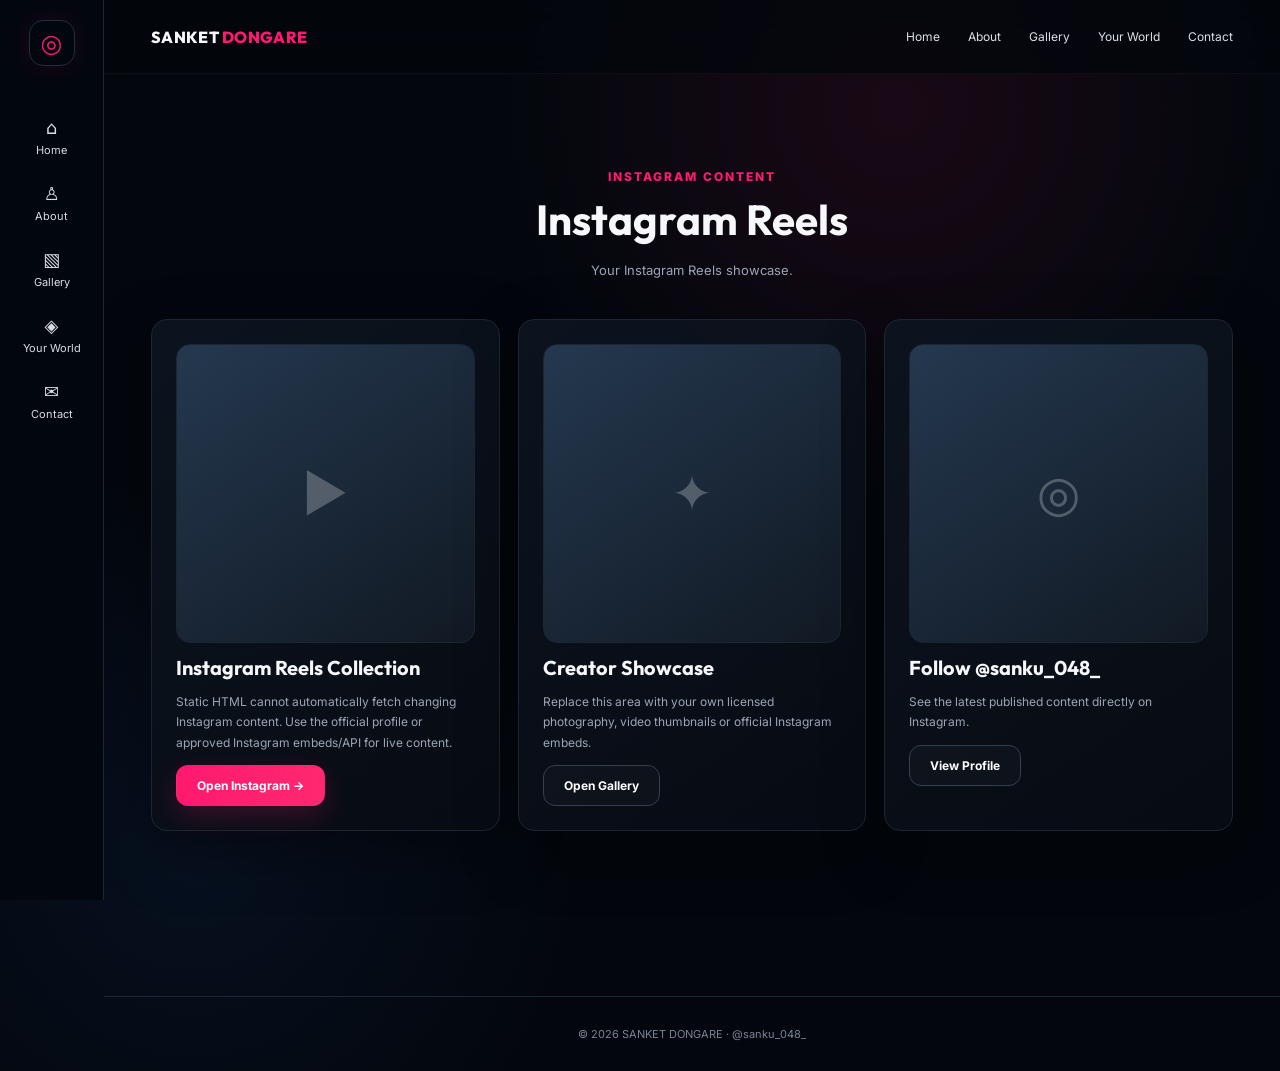
<file: reels.html>
<!doctype html><html lang="en"><head><meta charset="utf-8"><meta name="viewport" content="width=device-width,initial-scale=1"><title>Instagram Reels | SANKET DONGARE</title><link rel="stylesheet" href="style.css"></head><body><div class="site-shell"><aside class="sidebar"><a class="side-logo" href="home.html">◎</a><nav class="side-nav"><a href="home.html"><span>⌂</span><span>Home</span></a><a href="about.html"><span>♙</span><span>About</span></a><a href="gallery.html"><span>▧</span><span>Gallery</span></a><a href="world.html"><span>◈</span><span>Your World</span></a><a href="contact.html"><span>✉</span><span>Contact</span></a></nav></aside><main class="main"><header class="topbar"><a class="brand" href="home.html">SANKET <span>DONGARE</span></a><nav class="desktop-links"><a href="home.html">Home</a><a href="about.html">About</a><a href="gallery.html">Gallery</a><a href="world.html">Your World</a><a href="contact.html">Contact</a></nav><button class="menu-toggle">☰</button></header><div class="page"><section class="section"><div class="section-head"><div class="section-kicker">INSTAGRAM CONTENT</div><h2>Instagram Reels</h2><p>Your Instagram Reels showcase.</p></div><div class="cards three"><article class="card"><div class="media-placeholder">▶</div><h3>Instagram Reels Collection</h3><p>Static HTML cannot automatically fetch changing Instagram content. Use the official profile or approved Instagram embeds/API for live content.</p><a class="btn primary" data-instagram>Open Instagram →</a></article><article class="card"><div class="media-placeholder">✦</div><h3>Creator Showcase</h3><p>Replace this area with your own licensed photography, video thumbnails or official Instagram embeds.</p><a class="btn secondary" href="gallery.html">Open Gallery</a></article><article class="card"><div class="media-placeholder">◎</div><h3>Follow @sanku_048_</h3><p>See the latest published content directly on Instagram.</p><a class="btn secondary" data-instagram>View Profile</a></article></div></section></div></main></div><footer>© 2026 SANKET DONGARE · @sanku_048_</footer><script src="app.js"></script></body></html>
</file>
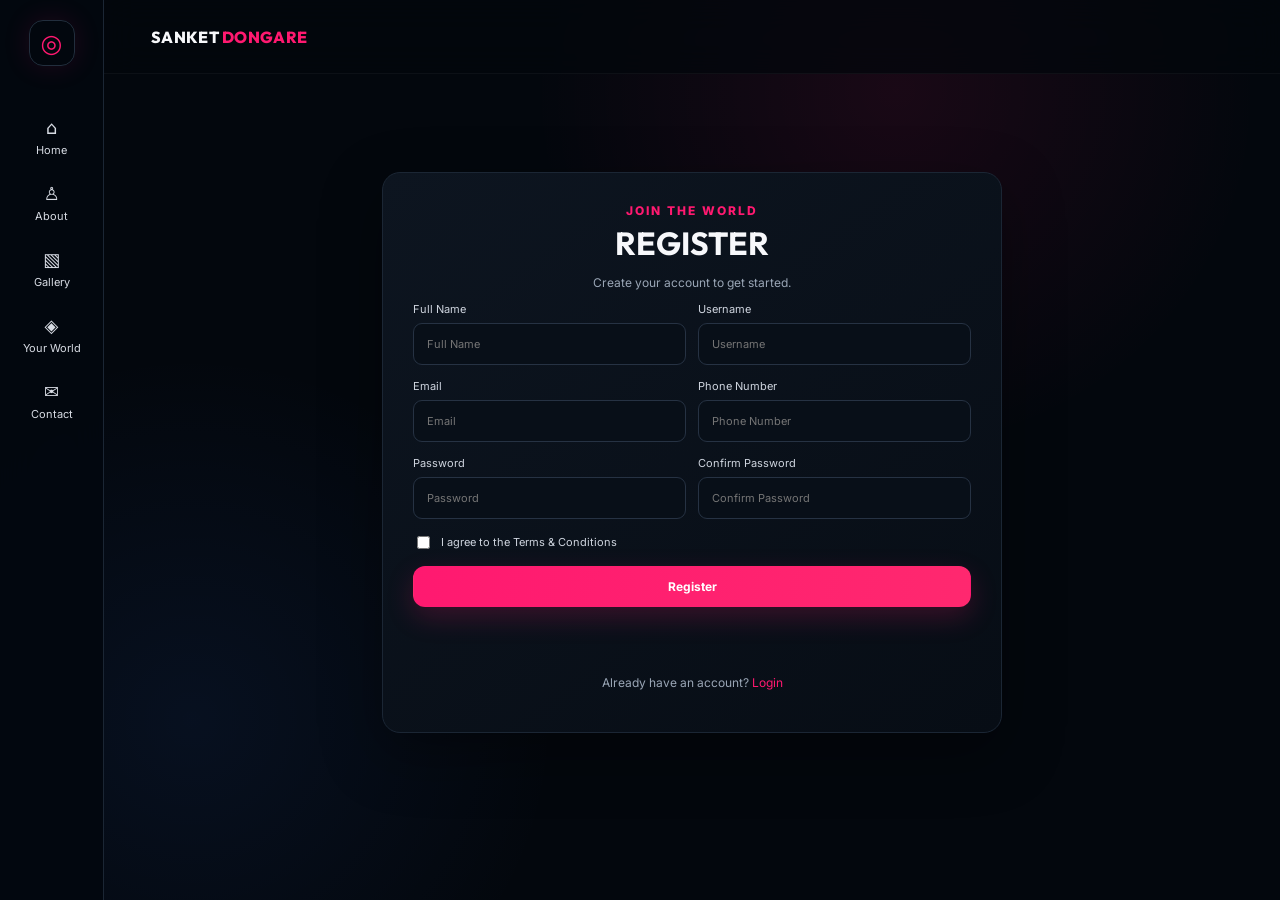
<file: register.html>
<!doctype html><html lang="en"><head><meta charset="utf-8"><meta name="viewport" content="width=device-width,initial-scale=1"><title>Register | SANKET DONGARE</title><link rel="stylesheet" href="style.css"></head><body><div class="site-shell"><aside class="sidebar"><a class="side-logo" href="home.html">◎</a><nav class="side-nav"><a href="home.html"><span>⌂</span><span>Home</span></a><a href="about.html"><span>♙</span><span>About</span></a><a href="gallery.html"><span>▧</span><span>Gallery</span></a><a href="world.html"><span>◈</span><span>Your World</span></a><a href="contact.html"><span>✉</span><span>Contact</span></a></nav></aside><main class="main"><header class="topbar"><a class="brand" href="home.html">SANKET <span>DONGARE</span></a><button class="menu-toggle">☰</button></header><div class="page auth-wrap"><div class="auth-card"><div class="section-kicker" style="text-align:center">JOIN THE WORLD</div><h1>REGISTER</h1><p>Create your account to get started.</p><form id="registerForm" class="form-card"><div class="row"><label>Full Name<input required name="name" placeholder="Full Name"></label><label>Username<input required name="username" placeholder="Username"></label></div><div class="row"><label>Email<input required type="email" name="email" placeholder="Email"></label><label>Phone Number<input name="phone" placeholder="Phone Number"></label></div><div class="row"><label>Password<input required type="password" name="password" placeholder="Password"></label><label>Confirm Password<input required type="password" name="confirmPassword" placeholder="Confirm Password"></label></div><label style="display:flex;flex-direction:row;align-items:center;gap:8px"><input required type="checkbox" style="width:auto"> I agree to the Terms & Conditions</label><button class="btn primary" type="submit">Register</button><p id="registerStatus" class="status"></p></form><p>Already have an account? <a class="gradient-text" href="login.html">Login</a></p></div></div></main></div><script src="app.js"></script></body></html>
</file>
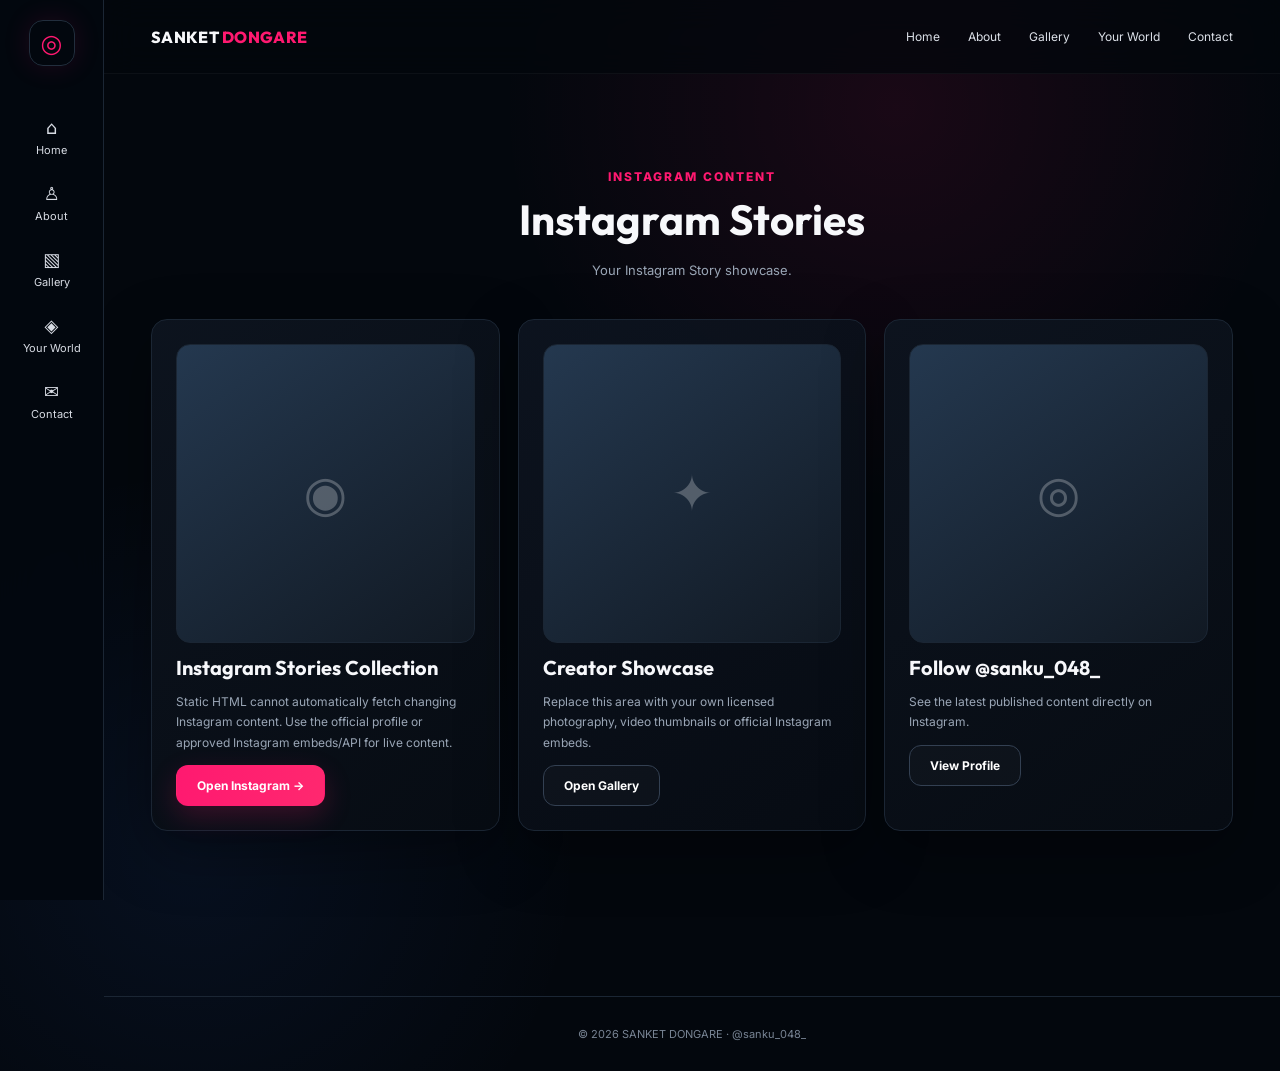
<file: stories.html>
<!doctype html><html lang="en"><head><meta charset="utf-8"><meta name="viewport" content="width=device-width,initial-scale=1"><title>Instagram Stories | SANKET DONGARE</title><link rel="stylesheet" href="style.css"></head><body><div class="site-shell"><aside class="sidebar"><a class="side-logo" href="home.html">◎</a><nav class="side-nav"><a href="home.html"><span>⌂</span><span>Home</span></a><a href="about.html"><span>♙</span><span>About</span></a><a href="gallery.html"><span>▧</span><span>Gallery</span></a><a href="world.html"><span>◈</span><span>Your World</span></a><a href="contact.html"><span>✉</span><span>Contact</span></a></nav></aside><main class="main"><header class="topbar"><a class="brand" href="home.html">SANKET <span>DONGARE</span></a><nav class="desktop-links"><a href="home.html">Home</a><a href="about.html">About</a><a href="gallery.html">Gallery</a><a href="world.html">Your World</a><a href="contact.html">Contact</a></nav><button class="menu-toggle">☰</button></header><div class="page"><section class="section"><div class="section-head"><div class="section-kicker">INSTAGRAM CONTENT</div><h2>Instagram Stories</h2><p>Your Instagram Story showcase.</p></div><div class="cards three"><article class="card"><div class="media-placeholder">◉</div><h3>Instagram Stories Collection</h3><p>Static HTML cannot automatically fetch changing Instagram content. Use the official profile or approved Instagram embeds/API for live content.</p><a class="btn primary" data-instagram>Open Instagram →</a></article><article class="card"><div class="media-placeholder">✦</div><h3>Creator Showcase</h3><p>Replace this area with your own licensed photography, video thumbnails or official Instagram embeds.</p><a class="btn secondary" href="gallery.html">Open Gallery</a></article><article class="card"><div class="media-placeholder">◎</div><h3>Follow @sanku_048_</h3><p>See the latest published content directly on Instagram.</p><a class="btn secondary" data-instagram>View Profile</a></article></div></section></div></main></div><footer>© 2026 SANKET DONGARE · @sanku_048_</footer><script src="app.js"></script></body></html>
</file>
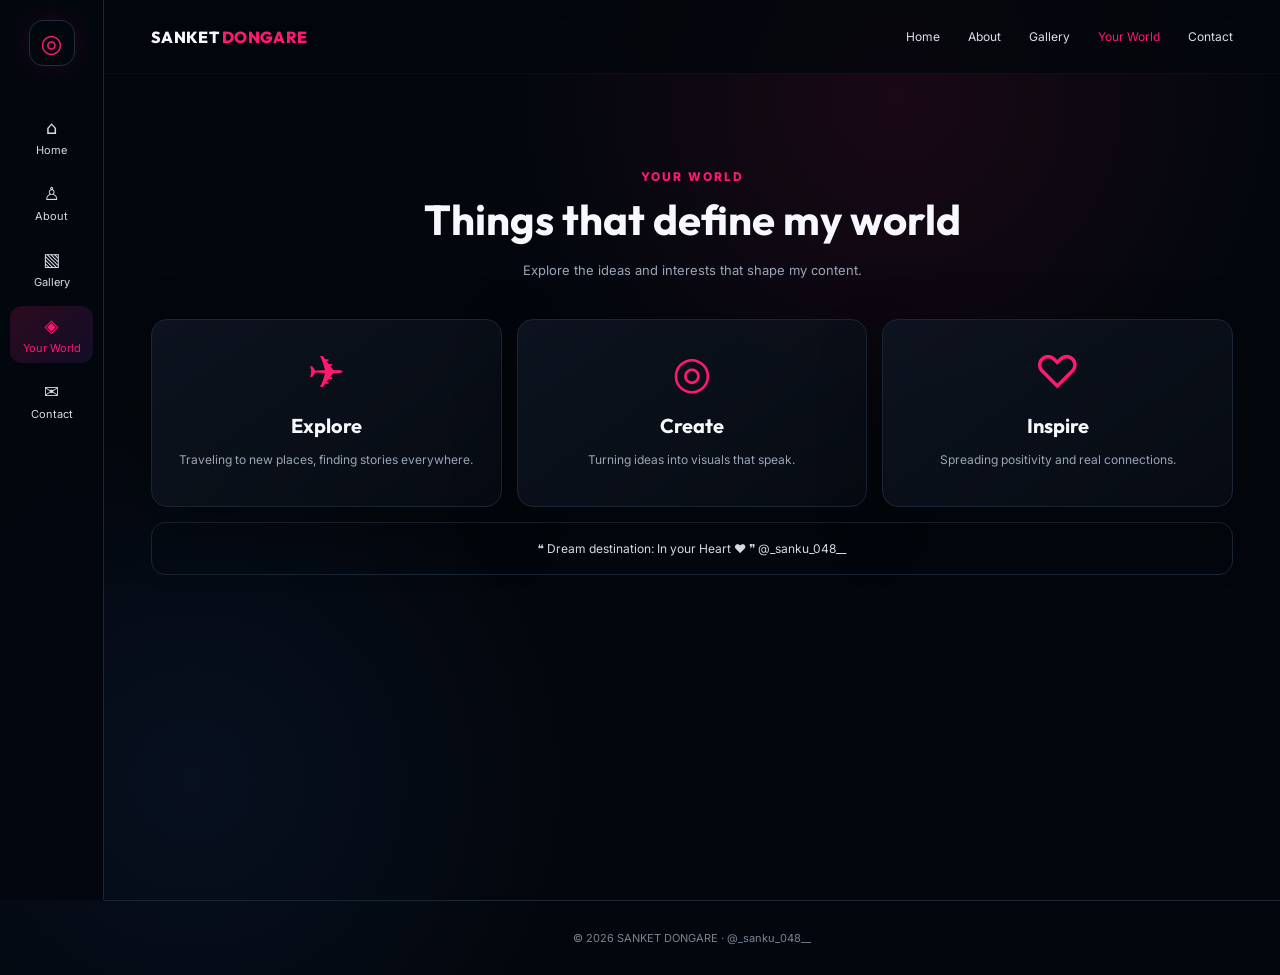
<file: world.html>
<!doctype html><html lang="en"><head><meta charset="utf-8"><meta name="viewport" content="width=device-width,initial-scale=1"><title>Your World | SANKET DONGARE</title><link rel="stylesheet" href="style.css"></head><body><div class="site-shell"><aside class="sidebar"><a class="side-logo" href="home.html">◎</a><nav class="side-nav"><a data-nav href="home.html"><span>⌂</span><span>Home</span></a><a data-nav href="about.html"><span>♙</span><span>About</span></a><a data-nav href="gallery.html"><span>▧</span><span>Gallery</span></a><a data-nav href="world.html"><span>◈</span><span>Your World</span></a><a data-nav href="contact.html"><span>✉</span><span>Contact</span></a></nav></aside><main class="main"><header class="topbar"><a class="brand" href="home.html">SANKET <span>DONGARE</span></a><nav class="desktop-links"><a data-nav href="home.html">Home</a><a data-nav href="about.html">About</a><a data-nav href="gallery.html">Gallery</a><a data-nav href="world.html">Your World</a><a data-nav href="contact.html">Contact</a></nav><button class="menu-toggle">☰</button></header><div class="page"><section class="section"><div class="section-head"><div class="section-kicker">YOUR WORLD</div><h2>Things that define my world</h2><p>Explore the ideas and interests that shape my content.</p></div><div class="world-grid"><article class="card world-card"><div class="world-icon">✈</div><h3>Explore</h3><p>Traveling to new places, finding stories everywhere.</p></article><article class="card world-card"><div class="world-icon">◎</div><h3>Create</h3><p>Turning ideas into visuals that speak.</p></article><article class="card world-card"><div class="world-icon">♡</div><h3>Inspire</h3><p>Spreading positivity and real connections.</p></article></div><div class="quote">❝ Dream destination: In your Heart ❤️ ❞ <span data-handle>@sanku_048_</span></div></section></div></main></div><footer>© 2026 SANKET DONGARE · <span data-handle>@sanku_048_</span></footer><script src="app.js"></script></body></html>
</file>
<file: style.css>
@import url('https://fonts.googleapis.com/css2?family=Inter:wght@400;500;600;700;800&family=Outfit:wght@500;600;700;800&display=swap');
:root{--bg:#03070d;--panel:#080e17;--panel2:#0c1420;--line:#1b2634;--text:#f7f8fb;--muted:#9aa6b6;--pink:#ff1970;--pink2:#ff3d87;--blue:#397dff;--purple:#9b45ff;--green:#48d9a5;--shadow:0 20px 60px rgba(0,0,0,.35);--radius:18px;--sidebar:104px}
*{box-sizing:border-box}html{scroll-behavior:smooth}body{margin:0;background:radial-gradient(circle at 70% 10%,rgba(255,25,112,.09),transparent 30%),radial-gradient(circle at 15% 80%,rgba(57,125,255,.08),transparent 28%),var(--bg);color:var(--text);font-family:Inter,system-ui,sans-serif;min-height:100vh}a{color:inherit;text-decoration:none}button,input,select,textarea{font:inherit}button{cursor:pointer}.site-shell{min-height:100vh}.sidebar{position:fixed;z-index:50;left:0;top:0;bottom:0;width:var(--sidebar);background:rgba(3,8,15,.94);border-right:1px solid var(--line);display:flex;flex-direction:column;align-items:center;padding:20px 10px;backdrop-filter:blur(18px)}.side-logo{width:46px;height:46px;border:1px solid #222e3d;border-radius:14px;display:grid;place-items:center;color:var(--pink);font-size:25px;margin-bottom:42px;box-shadow:0 0 28px rgba(255,25,112,.12)}.side-nav{display:flex;flex-direction:column;gap:9px;width:100%}.side-nav a{min-height:57px;border-radius:12px;display:flex;flex-direction:column;align-items:center;justify-content:center;gap:5px;color:#d8dce4;font-size:11px;transition:.2s}.side-nav a span:first-child{font-size:18px}.side-nav a:hover,.side-nav a.active{background:linear-gradient(135deg,rgba(255,25,112,.17),rgba(155,69,255,.1));color:var(--pink)}.side-divider{height:1px;background:var(--line);width:70%;margin:18px 0}.side-bottom{margin-top:auto;display:flex;flex-direction:column;gap:10px;align-items:center}.social-dot{width:32px;height:32px;border:1px solid var(--line);border-radius:50%;display:grid;place-items:center;font-size:13px;color:#fff}.main{margin-left:var(--sidebar);min-height:100vh}.topbar{height:74px;padding:0 4%;display:flex;align-items:center;justify-content:space-between;border-bottom:1px solid rgba(255,255,255,.04);position:sticky;top:0;z-index:40;background:rgba(3,7,13,.76);backdrop-filter:blur(16px)}.brand{font-family:Outfit,sans-serif;font-weight:800;letter-spacing:.3px}.brand span{color:var(--pink)}.desktop-links{display:flex;gap:28px;font-size:12px;color:#dce0e8}.desktop-links a:hover,.desktop-links a.active{color:var(--pink)}.top-actions{display:flex;gap:10px;align-items:center}.btn{border:1px solid #334052;background:rgba(255,255,255,.02);color:#fff;border-radius:12px;padding:12px 20px;display:inline-flex;align-items:center;justify-content:center;gap:8px;font-size:12px;font-weight:700;transition:.2s}.btn:hover{transform:translateY(-1px);border-color:#ff3d87}.btn.primary{border-color:transparent;background:linear-gradient(100deg,var(--pink),#ff286f);box-shadow:0 10px 28px rgba(255,25,112,.2)}.btn.secondary:hover{background:rgba(255,255,255,.06)}.menu-toggle{display:none;background:none;border:0;color:#fff;font-size:23px}.page{padding:0 4% 70px}.hero{min-height:calc(100vh - 74px);display:grid;grid-template-columns:1.02fr .98fr;gap:50px;align-items:center;position:relative;overflow:hidden}.hero:before{content:"";position:absolute;width:600px;height:600px;right:-150px;top:70px;border-radius:50%;background:radial-gradient(circle,rgba(255,25,112,.18),transparent 65%);filter:blur(8px)}.hero-copy{position:relative;z-index:2}.eyebrow,.section-kicker{color:var(--pink);font-size:12px;font-weight:800;letter-spacing:2px}.welcome{display:inline-flex;border:1px solid #2c3542;background:rgba(255,255,255,.025);padding:9px 13px;border-radius:999px;font-size:11px;margin-bottom:25px}.hero h1{font-family:Outfit,sans-serif;font-size:clamp(56px,7vw,94px);line-height:.92;margin:0 0 14px;letter-spacing:-3px}.hero h1 span,.gradient-text{color:var(--pink)}.handle{font-size:20px;margin:0 0 18px;color:#e6e8ee}.lead{max-width:590px;color:#c1c7d1;line-height:1.8;font-size:14px}.tags{display:flex;flex-wrap:wrap;gap:8px;margin:20px 0}.tag{font-size:11px;color:#ff4f91}.actions{display:flex;gap:12px;flex-wrap:wrap;margin:25px 0}.stats{display:grid;grid-template-columns:repeat(4,1fr);gap:0;background:linear-gradient(120deg,#0b121c,#0a1018);border:1px solid var(--line);border-radius:16px;padding:20px;margin-top:32px;box-shadow:var(--shadow)}.stat{text-align:center;border-right:1px solid var(--line)}.stat:last-child{border-right:0}.stat strong{display:block;font-family:Outfit;font-size:20px}.stat span{font-size:10px;color:var(--muted);display:block;margin-top:5px}.hero-visual{position:relative;min-height:620px;display:grid;place-items:center}.portrait-ring{width:min(520px,80vw);aspect-ratio:1;border-radius:50%;padding:10px;background:conic-gradient(from 180deg,var(--blue),var(--pink),#ff6a9e,var(--blue));box-shadow:0 0 80px rgba(255,25,112,.2)}.portrait{width:100%;height:100%;border-radius:50%;border:10px solid #080d15;background:radial-gradient(circle at 45% 30%,#33455e,#172232 30%,#0b111a 70%);display:grid;place-items:center;overflow:hidden;position:relative}.portrait:after{content:"SD";font-family:Outfit;font-weight:800;font-size:130px;color:rgba(255,255,255,.08)}.portrait-label{position:absolute;bottom:16%;background:rgba(0,0,0,.6);border:1px solid rgba(255,255,255,.12);padding:8px 15px;border-radius:999px;font-size:11px}.section{padding:95px 0}.section-head{text-align:center;max-width:700px;margin:0 auto 38px}.section-head h2{font-family:Outfit;font-size:42px;margin:9px 0}.section-head p{color:var(--muted);line-height:1.7;font-size:13px}.cards{display:grid;gap:18px}.cards.three{grid-template-columns:repeat(3,1fr)}.cards.four{grid-template-columns:repeat(4,1fr)}.card{background:linear-gradient(145deg,rgba(13,20,31,.94),rgba(7,12,19,.94));border:1px solid var(--line);border-radius:16px;padding:24px;box-shadow:var(--shadow)}.card h3{font-family:Outfit;font-size:20px;margin:12px 0 8px}.card p{color:var(--muted);font-size:12px;line-height:1.7}.icon-box{width:55px;height:55px;border-radius:14px;display:grid;place-items:center;border:1px solid #273346;color:var(--pink);font-size:23px;background:rgba(255,25,112,.05)}.about-grid{display:grid;grid-template-columns:1fr 1fr;gap:28px;align-items:stretch}.photo-placeholder{min-height:470px;border-radius:18px;background:linear-gradient(145deg,#28394b,#101a27 45%,#090e16);border:1px solid var(--line);display:grid;place-items:end center;position:relative;overflow:hidden}.photo-placeholder:before{content:"SANKET";font-family:Outfit;font-weight:800;font-size:90px;color:rgba(255,255,255,.05);position:absolute;bottom:0}.about-list{display:grid;gap:13px;margin:25px 0}.about-list div{display:flex;gap:12px;align-items:center;color:#dce1e8;font-size:12px}.about-list b{color:var(--pink)}.gallery-filter{display:flex;justify-content:center;gap:10px;flex-wrap:wrap;margin-bottom:22px}.filter-btn{border:1px solid var(--line);background:#0a111b;color:#ccd2dc;border-radius:999px;padding:9px 17px;font-size:11px}.filter-btn.active,.filter-btn:hover{background:var(--pink);color:#fff;border-color:var(--pink)}.gallery-grid{display:grid;grid-template-columns:repeat(4,1fr);gap:8px}.gallery-item{aspect-ratio:1;border-radius:12px;overflow:hidden;border:1px solid var(--line);position:relative;background:linear-gradient(145deg,#233248,#111927)}.gallery-item:nth-child(2n){background:linear-gradient(145deg,#392334,#121823)}.gallery-item:nth-child(3n){background:linear-gradient(145deg,#1e3942,#111924)}.gallery-item .fake-scene{position:absolute;inset:0;display:grid;place-items:center;font-family:Outfit;font-size:34px;color:rgba(255,255,255,.2)}.gallery-item .overlay{position:absolute;inset:auto 0 0;padding:14px;background:linear-gradient(transparent,rgba(0,0,0,.75));font-size:11px}.world-grid{display:grid;grid-template-columns:repeat(3,1fr);gap:15px}.world-card{min-height:180px;text-align:center}.world-icon{font-size:45px;color:var(--pink);margin-bottom:14px}.quote{margin-top:15px;padding:18px;border:1px solid var(--line);border-radius:14px;text-align:center;color:#d6dbe3;font-size:12px}.form-layout{display:grid;grid-template-columns:.8fr 1.2fr;gap:22px}.contact-info{display:grid;gap:12px}.contact-row{padding:17px;border:1px solid var(--line);border-radius:14px;background:#09101a}.contact-row small{display:block;color:var(--muted);margin-bottom:6px}.form-card{display:grid;gap:14px}.form-card label{font-size:11px;color:#cfd5df;display:grid;gap:7px}.form-card input,.form-card select,.form-card textarea{width:100%;border:1px solid #263243;background:#080f18;color:#fff;border-radius:9px;padding:13px;outline:none}.form-card input:focus,.form-card select:focus,.form-card textarea:focus{border-color:var(--pink)}.form-card textarea{resize:vertical}.form-card .row{display:grid;grid-template-columns:1fr 1fr;gap:12px}.status{min-height:20px;color:var(--green);font-size:11px}.auth-wrap{min-height:calc(100vh - 74px);display:grid;place-items:center}.auth-card{width:min(620px,100%);background:linear-gradient(145deg,#0d1520,#070d15);border:1px solid var(--line);border-radius:18px;padding:30px;box-shadow:var(--shadow)}.auth-card h1{font-family:Outfit;text-align:center;margin:5px 0 8px}.auth-card>p{text-align:center;color:var(--muted);font-size:12px}.admin-tools{display:flex;gap:10px;justify-content:center;flex-wrap:wrap}.table-scroll{overflow:auto;border:1px solid var(--line);border-radius:14px}.table-scroll table{border-collapse:collapse;width:100%;min-width:900px}.table-scroll th,.table-scroll td{padding:12px;border-bottom:1px solid var(--line);font-size:11px;text-align:left}.table-scroll th{background:#0c1420;color:#ff4c91}.table-scroll td{color:#c7ced8}.media-placeholder{aspect-ratio:1;border-radius:14px;background:linear-gradient(145deg,#24384f,#111923);display:grid;place-items:center;font-size:50px;color:rgba(255,255,255,.25);border:1px solid var(--line)}footer{margin-left:var(--sidebar);padding:30px 4%;border-top:1px solid var(--line);color:#788494;font-size:11px;text-align:center}.mobile-only{display:none}
@media(max-width:1000px){:root{--sidebar:0px}.sidebar{position:fixed;left:auto;right:0;top:74px;bottom:auto;width:min(280px,90vw);padding:18px;transform:translateX(110%);transition:.25s;border:1px solid var(--line);border-radius:0 0 0 18px}.sidebar.open{transform:none}.side-logo,.side-bottom,.side-divider{display:none}.side-nav a{flex-direction:row;justify-content:flex-start;padding:0 16px;gap:12px}.side-nav a span:first-child{width:22px;text-align:center}.desktop-links{display:none}.menu-toggle{display:block}.mobile-only{display:block}.main{margin-left:0}footer{margin-left:0}.hero{grid-template-columns:1fr;min-height:auto;padding-top:65px}.hero-visual{min-height:460px}.cards.four{grid-template-columns:repeat(2,1fr)}.gallery-grid{grid-template-columns:repeat(3,1fr)}}
@media(max-width:700px){.page{padding:0 5% 50px}.topbar{padding:0 5%}.top-actions .btn{display:none}.hero h1{font-size:58px}.stats{grid-template-columns:repeat(2,1fr);gap:18px}.stat{border-right:0}.hero-visual{min-height:340px}.portrait-ring{width:min(340px,88vw)}.section{padding:65px 0}.section-head h2{font-size:34px}.cards.three,.about-grid,.form-layout,.world-grid{grid-template-columns:1fr}.cards.four{grid-template-columns:1fr 1fr}.gallery-grid{grid-template-columns:repeat(2,1fr)}.form-card .row{grid-template-columns:1fr}.auth-card{padding:22px}.brand{font-size:15px}}
</file>
